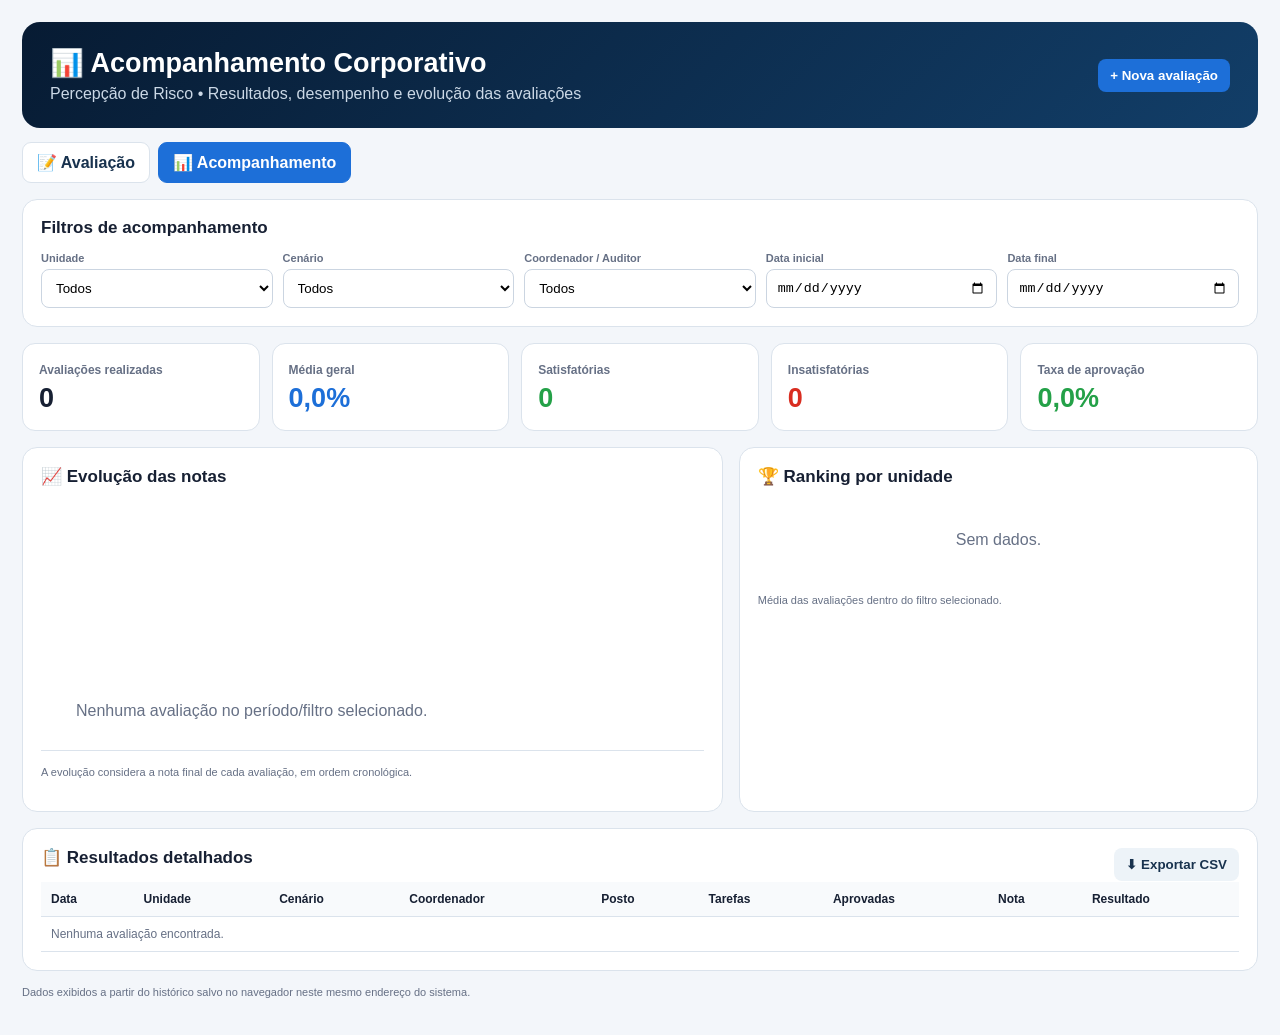
<file: acompanhamento-risco.html>
<!doctype html>
<html lang="pt-BR">
<head>
<meta charset="utf-8"><meta name="viewport" content="width=device-width,initial-scale=1">
<title>Acompanhamento Corporativo | Percepção de Risco</title>
<style>
:root{--navy:#071b33;--blue:#1d6fd8;--green:#24a148;--red:#d92d20;--bg:#f3f6fa;--line:#dbe3ec;--text:#172033;--muted:#667085}
*{box-sizing:border-box}body{margin:0;background:var(--bg);font-family:Inter,Segoe UI,Arial;color:var(--text)}.wrap{max-width:1400px;margin:auto;padding:22px}.hero{background:linear-gradient(135deg,#071b33,#123e68);color:white;border-radius:18px;padding:25px 28px;display:flex;justify-content:space-between;align-items:center;gap:20px}.hero h1{margin:0 0 6px;font-size:27px}.hero p{margin:0;color:#cbd8e6}.nav{display:flex;gap:8px;margin-top:14px}.nav a{background:white;border:1px solid var(--line);padding:10px 14px;border-radius:9px;text-decoration:none;color:#18324e;font-weight:700}.nav a.active{background:var(--blue);color:white;border-color:var(--blue)}.panel{background:white;border:1px solid var(--line);border-radius:15px;padding:18px;margin-top:16px}.filters{display:grid;grid-template-columns:repeat(5,1fr);gap:10px}.filters label{font-size:11px;font-weight:800;color:var(--muted);display:block;margin-bottom:5px}.filters input,.filters select{width:100%;padding:10px;border:1px solid #cbd5e1;border-radius:8px;background:white}.kpis{display:grid;grid-template-columns:repeat(5,1fr);gap:12px;margin-top:16px}.kpi{background:white;border:1px solid var(--line);border-radius:13px;padding:16px}.kpi span{font-size:12px;color:var(--muted);font-weight:700}.kpi strong{display:block;font-size:27px;margin-top:5px}.green{color:var(--green)}.red{color:var(--red)}.blue{color:var(--blue)}.grid{display:grid;grid-template-columns:1.35fr 1fr;gap:16px}.panel h2{margin:0 0 14px;font-size:17px}.chart{height:250px;display:flex;align-items:end;gap:8px;border-bottom:1px solid var(--line);padding:15px 5px 0;overflow-x:auto}.barbox{min-width:45px;height:100%;display:flex;flex-direction:column;justify-content:end;align-items:center;gap:5px}.bar{width:28px;background:var(--blue);border-radius:5px 5px 0 0;min-height:3px}.barlabel{font-size:10px;color:var(--muted);white-space:nowrap}.barvalue{font-size:10px;font-weight:800}.rank{display:grid;gap:9px}.rankrow{display:grid;grid-template-columns:160px 1fr 65px;gap:10px;align-items:center;font-size:12px}.track{height:10px;background:#edf1f5;border-radius:20px;overflow:hidden}.fill{height:100%;background:var(--blue);border-radius:20px}.table-wrap{overflow:auto}.table{width:100%;border-collapse:collapse;min-width:1000px}.table th,.table td{padding:10px;border-bottom:1px solid var(--line);text-align:left;font-size:12px}.table th{background:#f8fafc}.pill{padding:5px 8px;border-radius:99px;font-weight:800;font-size:11px}.pill.good{background:#dcfce7;color:#166534}.pill.bad{background:#fee2e2;color:#991b1b}.btn{border:0;border-radius:8px;padding:9px 12px;font-weight:800;cursor:pointer}.primary{background:var(--blue);color:white}.ghost{background:#edf3f8;color:#18324e}.empty{text-align:center;padding:30px;color:var(--muted)}.footer{font-size:11px;color:var(--muted);padding:15px 0}@media(max-width:900px){.filters,.kpis,.grid{grid-template-columns:1fr 1fr}.hero{display:block}.rankrow{grid-template-columns:120px 1fr 55px}}@media(max-width:600px){.filters,.kpis,.grid{grid-template-columns:1fr}.wrap{padding:10px}}
</style>
</head>
<body>
<div class="wrap">
<header class="hero"><div><h1>📊 Acompanhamento Corporativo</h1><p>Percepção de Risco • Resultados, desempenho e evolução das avaliações</p></div><button class="btn primary" onclick="window.location.href='avaliacao-risco.html'">+ Nova avaliação</button></header>
<nav class="nav"><a href="avaliacao-risco.html">📝 Avaliação</a><a class="active" href="acompanhamento-risco.html">📊 Acompanhamento</a></nav>
<section class="panel"><h2>Filtros de acompanhamento</h2><div class="filters"><div><label>Unidade</label><select id="fUnidade"><option value="">Todas</option></select></div><div><label>Cenário</label><select id="fCenario"><option value="">Todos</option></select></div><div><label>Coordenador / Auditor</label><select id="fAuditor"><option value="">Todos</option></select></div><div><label>Data inicial</label><input id="fInicio" type="date"></div><div><label>Data final</label><input id="fFim" type="date"></div></div></section>
<section class="kpis"><div class="kpi"><span>Avaliações realizadas</span><strong id="kAval">0</strong></div><div class="kpi"><span>Média geral</span><strong id="kMedia" class="blue">0%</strong></div><div class="kpi"><span>Satisfatórias</span><strong id="kSat" class="green">0</strong></div><div class="kpi"><span>Insatisfatórias</span><strong id="kInsat" class="red">0</strong></div><div class="kpi"><span>Taxa de aprovação</span><strong id="kAprov" class="green">0%</strong></div></section>
<section class="grid"><div class="panel"><h2>📈 Evolução das notas</h2><div id="chart" class="chart"></div><div class="footer">A evolução considera a nota final de cada avaliação, em ordem cronológica.</div></div><div class="panel"><h2>🏆 Ranking por unidade</h2><div id="ranking" class="rank"></div><div class="footer">Média das avaliações dentro do filtro selecionado.</div></div></section>
<section class="panel"><div style="display:flex;justify-content:space-between;align-items:center;gap:10px"><h2>📋 Resultados detalhados</h2><button class="btn ghost" onclick="exportCSV()">⬇ Exportar CSV</button></div><div class="table-wrap"><table class="table"><thead><tr><th>Data</th><th>Unidade</th><th>Cenário</th><th>Coordenador</th><th>Posto</th><th>Tarefas</th><th>Aprovadas</th><th>Nota</th><th>Resultado</th></tr></thead><tbody id="tableBody"></tbody></table></div></section>
<div class="footer">Dados exibidos a partir do histórico salvo no navegador neste mesmo endereço do sistema.</div>
</div>
<script>
const KEY='avaliacaoPercepcaoRisco_historico_v1';
function data(){try{return JSON.parse(localStorage.getItem(KEY)||'[]')}catch(e){return[]}}
function stats(x){let t=(x.tasks||[]).filter(a=>a.task),a=t.filter(v=>v.status==='Aprovado').length,p=t.length?a/p*100:0;return{total:t.length,approved:a,failed:t.length-a,pct:p}}
function opts(id,values){let el=document.getElementById(id),old=el.value;el.innerHTML='<option value="">Todos</option>'+[...new Set(values.filter(Boolean))].sort((a,b)=>a.localeCompare(b,'pt-BR')).map(v=>`<option>${esc(v)}</option>`).join('');el.value=old}
function esc(v){return String(v??'').replaceAll('&','&amp;').replaceAll('<','&lt;').replaceAll('>','&gt;').replaceAll('"','&quot;')}
function filtered(){let all=data(),u=fUnidade.value,c=fCenario.value,a=fAuditor.value,ini=fInicio.value,fim=fFim.value;return all.filter(x=>{let m=x.meta||{},d=m.data||'';return(!u||m.local===u)&&(!c||m.cenario===c)&&(!a||m.auditor===a)&&(!ini||d>=ini)&&(!fim||d<=fim)})}
function render(){let all=data();opts('fUnidade',all.map(x=>x.meta?.local));opts('fCenario',all.map(x=>x.meta?.cenario));opts('fAuditor',all.map(x=>x.meta?.auditor));let list=filtered(),ss=list.map(stats);let n=list.length,media=n?ss.reduce((s,x)=>s+x.pct,0)/n:0,sat=ss.filter(x=>x.pct>=80).length,approved=ss.reduce((s,x)=>s+x.approved,0),tasks=ss.reduce((s,x)=>s+x.total,0);kAval.textContent=n;kMedia.textContent=media.toFixed(1).replace('.',',')+'%';kSat.textContent=sat;kInsat.textContent=n-sat;kAprov.textContent=(tasks?approved/tasks*100:0).toFixed(1).replace('.',',')+'%';renderChart(list);renderRanking(list);renderTable(list)}
function renderChart(list){let el=chart;if(!list.length){el.innerHTML='<div class="empty">Nenhuma avaliação no período/filtro selecionado.</div>';return}let max=100;el.innerHTML=list.slice().sort((a,b)=>(a.meta?.data||'').localeCompare(b.meta?.data||'')).map(x=>{let s=stats(x),h=Math.max(4,s.pct/max*190),d=x.meta?.data?new Date(x.meta.data+'T12:00:00').toLocaleDateString('pt-BR',{day:'2-digit',month:'2-digit'}):'—';return `<div class="barbox" title="${esc(x.meta?.local||'')} • ${s.pct.toFixed(1)}%"><div class="barvalue">${s.pct.toFixed(0)}%</div><div class="bar" style="height:${h}px"></div><div class="barlabel">${d}</div></div>`}).join('')}
function renderRanking(list){let map={};list.forEach(x=>{let u=x.meta?.local||'Sem unidade',s=stats(x);(map[u]??=[]).push(s.pct)});let arr=Object.entries(map).map(([u,v])=>[u,v.reduce((a,b)=>a+b,0)/v.length]).sort((a,b)=>b[1]-a[1]);ranking.innerHTML=arr.length?arr.map(([u,p])=>`<div class="rankrow"><b>${esc(u)}</b><div class="track"><div class="fill" style="width:${Math.min(100,p)}%"></div></div><strong>${p.toFixed(1).replace('.',',')}%</strong></div>`).join(''):'<div class="empty">Sem dados.</div>'}
function renderTable(list){tableBody.innerHTML=list.length?list.slice().sort((a,b)=>(b.meta?.data||'').localeCompare(a.meta?.data||'')).map(x=>{let s=stats(x),m=x.meta||{},d=m.data?new Date(m.data+'T12:00:00').toLocaleDateString('pt-BR'):'—';return `<tr><td>${d}</td><td>${esc(m.local||'—')}</td><td>${esc(m.cenario||'—')}</td><td>${esc(m.auditor||'—')}</td><td>${esc(m.posto||'—')}</td><td>${s.total}</td><td>${s.approved}</td><td><b>${s.pct.toFixed(2).replace('.',',')}%</b></td><td><span class="pill ${s.pct>=80?'good':'bad'}">${s.pct>=80?'Satisfatório':'Insatisfatório'}</span></td></tr>`}).join(''):'<tr><td colspan="9" class="empty">Nenhuma avaliação encontrada.</td></tr>'}
function exportCSV(){let list=filtered(),head=['Data','Unidade','Cenário','Coordenador','Posto','Tarefas','Aprovadas','Reprovadas','Nota','Resultado'];let lines=[head,...list.map(x=>{let s=stats(x),m=x.meta||{};return[m.data||'',m.local||'',m.cenario||'',m.auditor||'',m.posto||'',s.total,s.approved,s.failed,s.pct.toFixed(2).replace('.',','),s.pct>=80?'Satisfatório':'Insatisfatório']} )].map(r=>r.map(v=>'"'+String(v).replaceAll('"','""')+'"').join(';'));let blob=new Blob(['\ufeff'+lines.join('\n')],{type:'text/csv;charset=utf-8'}),a=document.createElement('a');a.href=URL.createObjectURL(blob);a.download='acompanhamento-percepcao-risco.csv';a.click();URL.revokeObjectURL(a.href)}
[fUnidade,fCenario,fAuditor,fInicio,fFim].forEach(e=>e.addEventListener('change',render));render();
</script>
</body>
</html>
</file>
